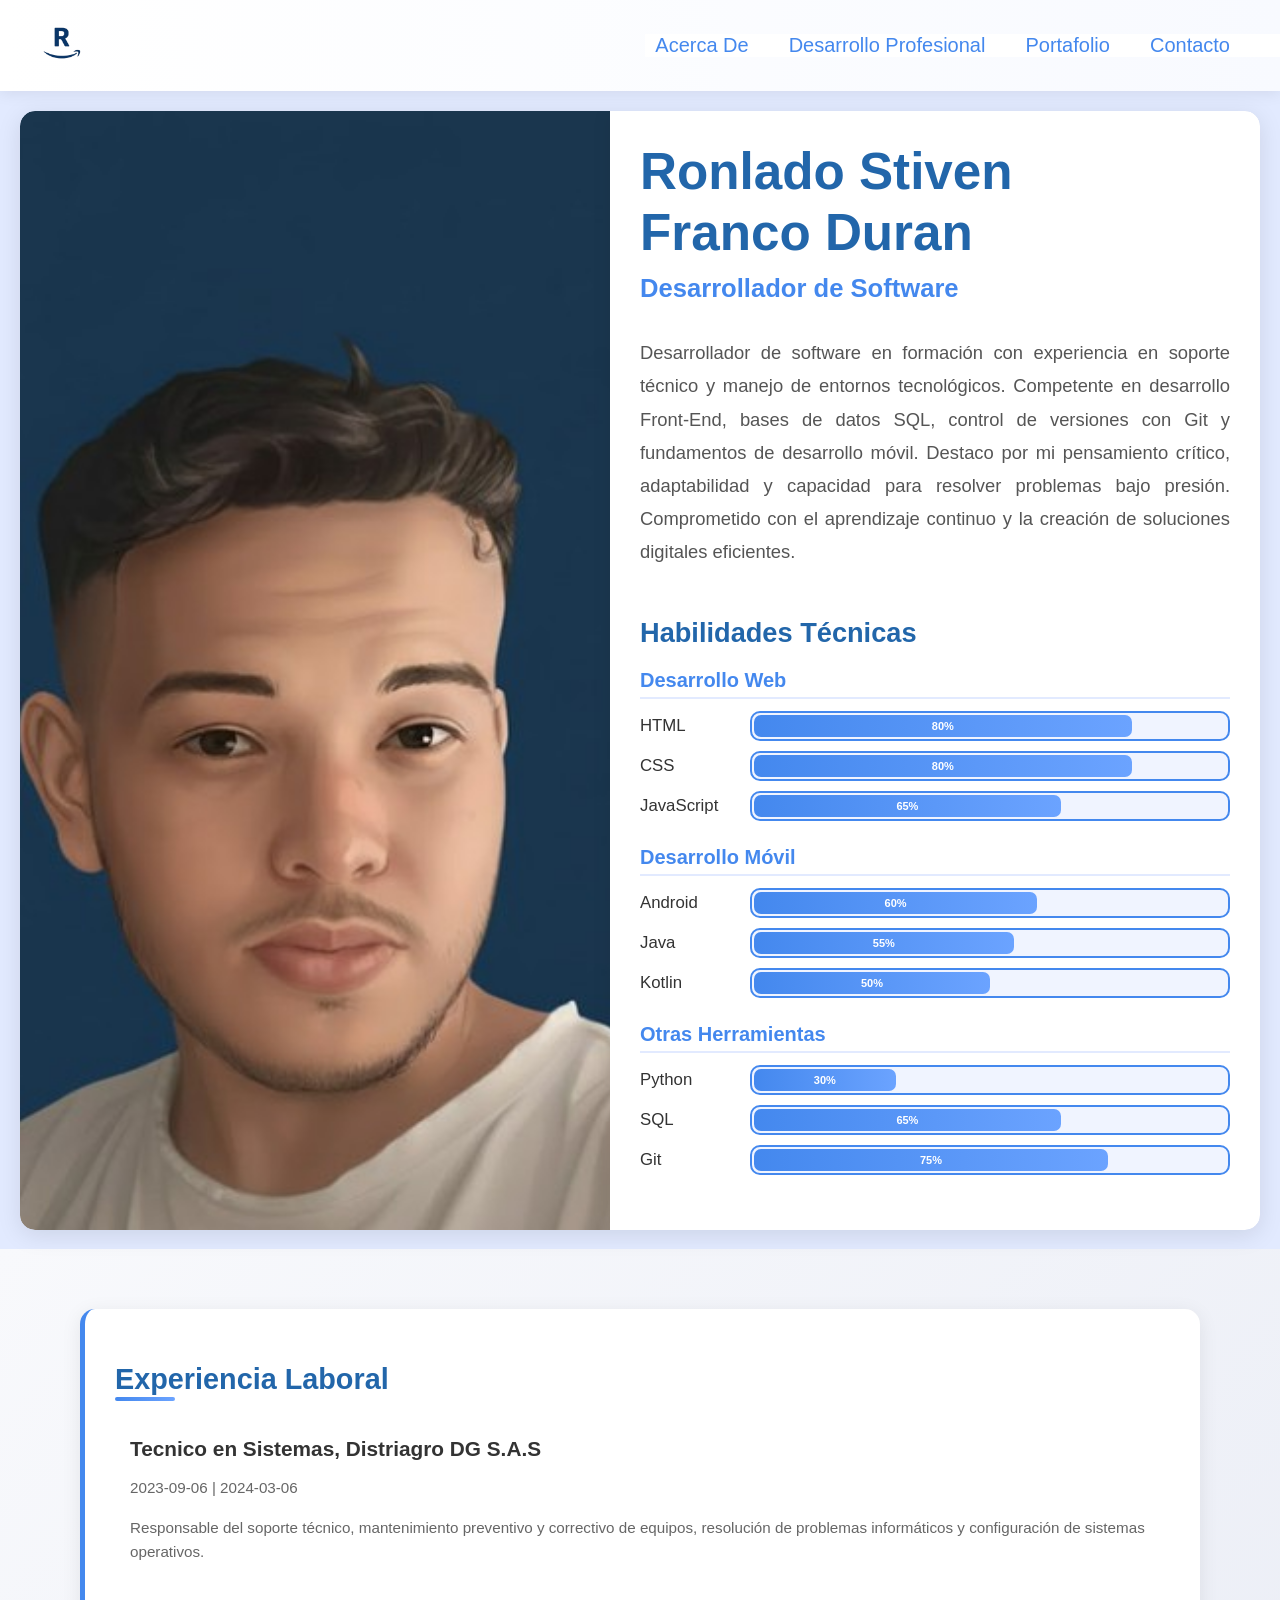
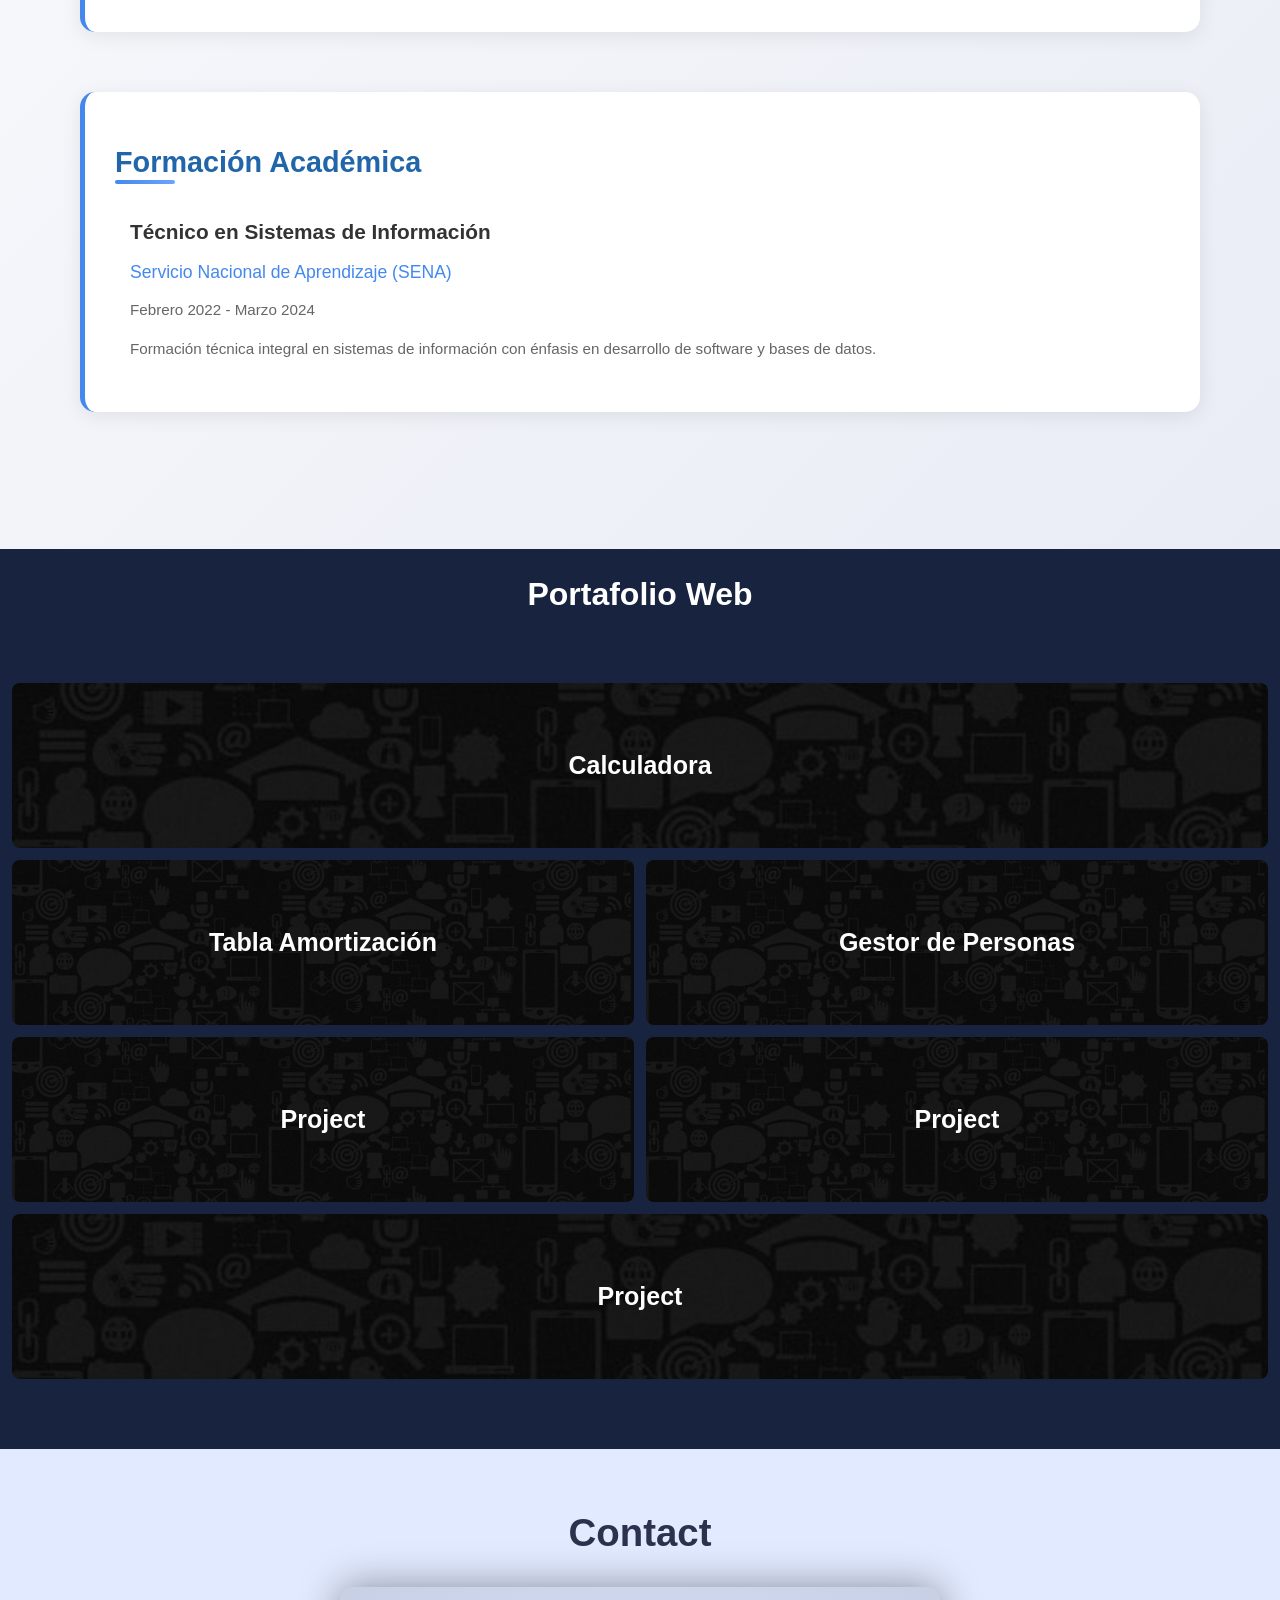
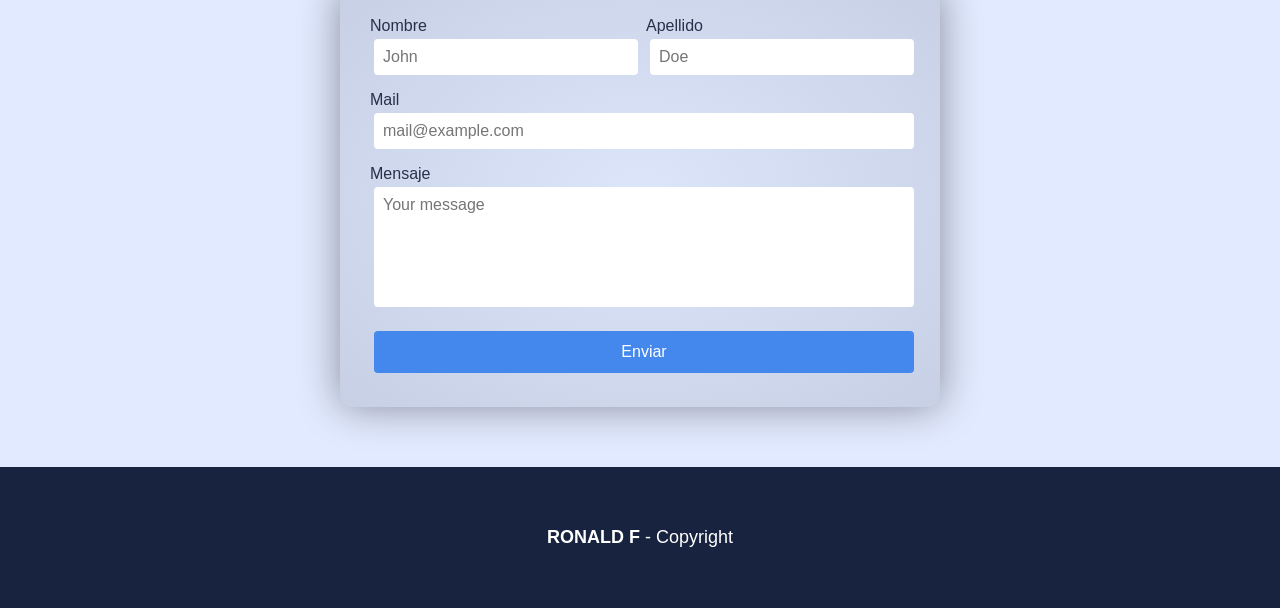
<file: index.html>
<!DOCTYPE html>
<html lang="es">
  <head>
    <meta charset="UTF-8" />
    <meta name="viewport" content="width=device-width, initial-scale=1.0" />
    <title>Web Completa</title>
    <link rel="stylesheet" href="styles.css" />
  </head>
  <body>
    <header class="header">
      <input type="checkbox" id="open-menu" class="header__checkbox" />
      <label for="open-menu" class="header__open-nav-button" role="button"
        >=</label
      >

      <div class="header__logo-container">
        <img
          class="header__logo"
          src="IMAGENES/ronaldlogojpg.png"
          alt="simbolor R"
        />
      </div>

      <nav class="header__nav">
        <ul class="header__nav-list">
          <li class="header__nav-item"><a href="#profile">Acerca De</a></li>
          <li class="header__nav-item">
            <a href="#info">Desarrollo Profesional</a>
          </li>
          <li class="header__nav-item"><a href="#portfolio">Portafolio</a></li>
          <li class="header__nav-item"><a href="#contact">Contacto</a></li>
        </ul>
      </nav>
    </header>

    <main class="profile" id="profile">
      <div class="profile__wrapper">
        <div class="profile__img-container">
          <img
            src="IMAGENES/ronaldhd2.jpg"
            class="profile__img"
            alt="Foto de Perfil"
          />
        </div>
        <div class="profile__data-container">
          <div class="profile__data">
            <div class="profile__description">
              <h1>Ronlado Stiven Franco Duran</h1>
              <p class="profesion">Desarrollador de Software</p>
              <p class="description">
                Desarrollador de software en formación con experiencia en
                soporte técnico y manejo de entornos tecnológicos. Competente en
                desarrollo Front-End, bases de datos SQL, control de versiones
                con Git y fundamentos de desarrollo móvil. Destaco por mi
                pensamiento crítico, adaptabilidad y capacidad para resolver
                problemas bajo presión. Comprometido con el aprendizaje continuo
                y la creación de soluciones digitales eficientes.
              </p>
            </div>
            <div class="profile__skills-container">
              <h2>Habilidades Técnicas</h2>

              <div class="skills-category">
                <h3 class="category-title">Desarrollo Web</h3>
                <ul>
                  <li class="profile__skill">
                    <span class="profile__skill-name">HTML</span>
                    <div class="load-bar">
                      <div class="load-bar__bar bar--80">80%</div>
                    </div>
                  </li>

                  <li class="profile__skill">
                    <span class="profile__skill-name">CSS</span>
                    <div class="load-bar">
                      <div class="load-bar__bar bar--80">80%</div>
                    </div>
                  </li>

                  <li class="profile__skill">
                    <span class="profile__skill-name">JavaScript</span>
                    <div class="load-bar">
                      <div class="load-bar__bar bar--65">65%</div>
                    </div>
                  </li>
                </ul>
              </div>

              <div class="skills-category">
                <h3 class="category-title">Desarrollo Móvil</h3>
                <ul>
                  <li class="profile__skill">
                    <span class="profile__skill-name">Android</span>
                    <div class="load-bar">
                      <div class="load-bar__bar bar--60">60%</div>
                    </div>
                  </li>

                  <li class="profile__skill">
                    <span class="profile__skill-name">Java</span>
                    <div class="load-bar">
                      <div class="load-bar__bar bar--55">55%</div>
                    </div>
                  </li>

                  <li class="profile__skill">
                    <span class="profile__skill-name">Kotlin</span>
                    <div class="load-bar">
                      <div class="load-bar__bar bar--50">50%</div>
                    </div>
                  </li>
                </ul>
              </div>

              <div class="skills-category">
                <h3 class="category-title">Otras Herramientas</h3>
                <ul>
                  <li class="profile__skill">
                    <span class="profile__skill-name">Python</span>
                    <div class="load-bar">
                      <div class="load-bar__bar bar--30">30%</div>
                    </div>
                  </li>

                  <li class="profile__skill">
                    <span class="profile__skill-name">SQL</span>
                    <div class="load-bar">
                      <div class="load-bar__bar bar--65">65%</div>
                    </div>
                  </li>

                  <li class="profile__skill">
                    <span class="profile__skill-name">Git</span>
                    <div class="load-bar">
                      <div class="load-bar__bar bar--75">75%</div>
                    </div>
                  </li>
                </ul>
              </div>
            </div>
          </div>
        </div>
      </div>
    </main>
    <section class="experience__section" id="info">
      <div class="profile__xp-container">
        <h2 class="xp__title">Experiencia Laboral</h2>

        <br />

        <div class="work">
          <h3 class="work__title">Tecnico en Sistemas, Distriagro DG S.A.S</h3>

          <p class="container__details">2023-09-06 | 2024-03-06</p>
          <p class="container__details">
            Responsable del soporte técnico, mantenimiento preventivo y
            correctivo de equipos, resolución de problemas informáticos y
            configuración de sistemas operativos.
          </p>
        </div>
        <br />
      </div>

      <div class="profile__xp-container">
        <h2 class="xp__title">Formación Académica</h2>

        <div class="work">
          <h3 class="work__title">Técnico en Sistemas de Información</h3>
          <p class="work__company">Servicio Nacional de Aprendizaje (SENA)</p>
          <p class="container__details">Febrero 2022 - Marzo 2024</p>
          <p class="container__details">
            Formación técnica integral en sistemas de información con énfasis en
            desarrollo de software y bases de datos.
          </p>
        </div>
      </div>
    </section>
    <section class="portfolio" id="portfolio">
      <h2 class="portfolio__title">Portafolio Web</h2>
      <div class="portfolio__project-container">
        <div class="portfolio__project">
          <a class="portfolio__project-name" href="./CALCULADORA/index.html"
            >Calculadora</a
          >
        </div>
        <div class="portfolio__project">
          <a
            class="portfolio__project-name"
            href="./TABLA_AMORTIZACIÓN/index.html"
            >Tabla Amortización</a
          >
        </div>
        <div class="portfolio__project">
          <a
            class="portfolio__project-name"
            href="./GESTOR_DE_PERSONAS/pagina.php"
            >Gestor de Personas</a
          >
        </div>
        <div class="portfolio__project">
          <a class="portfolio__project-name" href="#">Project</a>
        </div>
        <div class="portfolio__project">
          <a class="portfolio__project-name" href="#">Project</a>
        </div>
        <div class="portfolio__project">
          <a class="portfolio__project-name" href="#">Project</a>
        </div>
      </div>
    </section>
    <section class="form" id="contact">
      <h2 class="form__title">Contact</h2>
      <form class="form__form" method="post">
        <div class="form__input-container">
          <label>
            Nombre
            <input type="text" name="nombre" placeholder="John" />
          </label>
        </div>

        <div class="form__input-container">
          <label>
            Apellido
            <input type="text" name="apellido" placeholder="Doe" />
          </label>
        </div>

        <div class="form__input-container">
          <label>
            Mail
            <input type="email" name="mail" placeholder="mail@example.com" />
          </label>
        </div>

        <div class="form__input-container">
          <label>
            Mensaje
            <textarea name="mensaje" placeholder="Your message"></textarea>
          </label>
        </div>

        <div class="form__input-container">
          <input type="submit" value="Enviar" />
        </div>
      </form>
    </section>
    <footer><strong>RONALD F </strong>- Copyright</footer>
  </body>
</html>
</file>
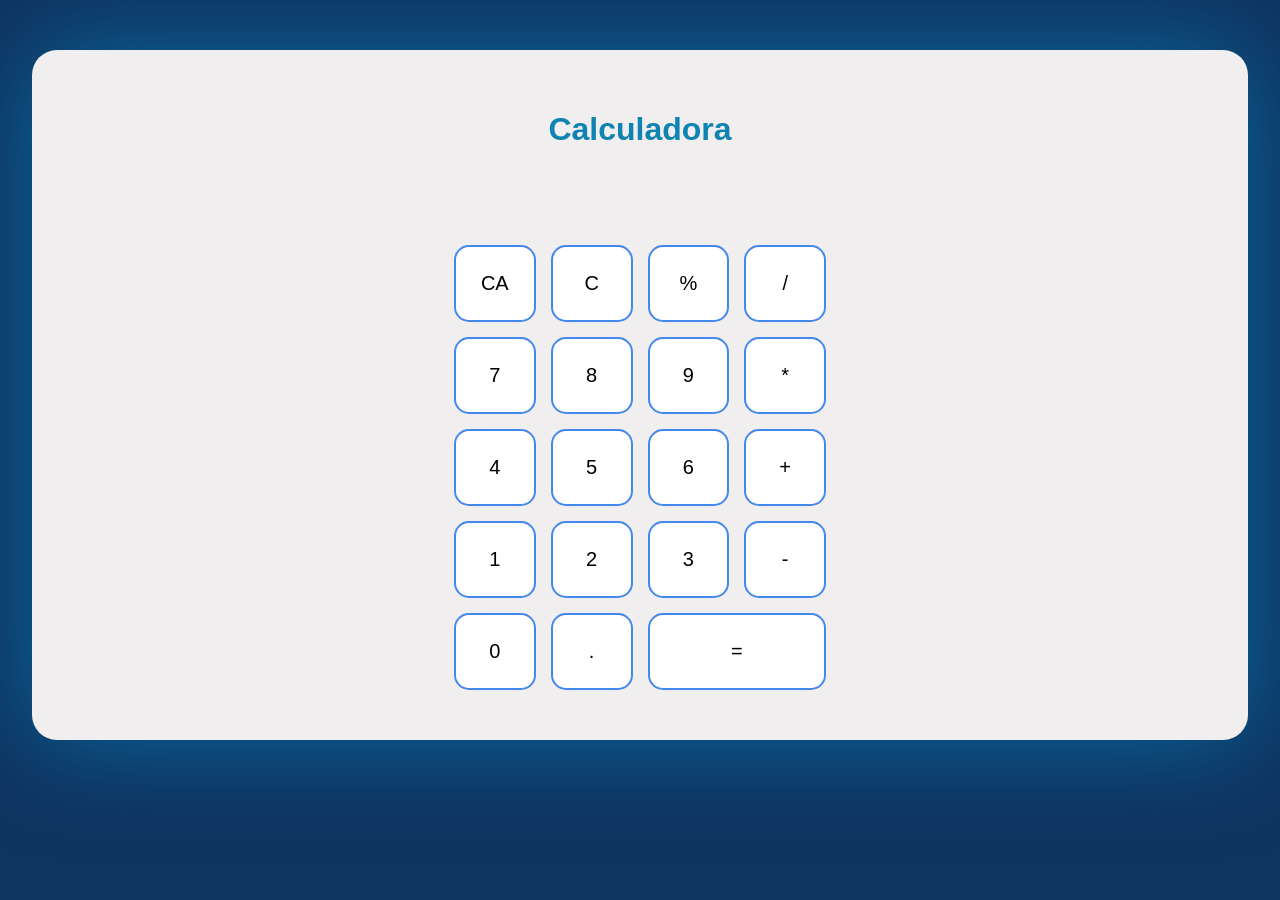
<file: CALCULADORA/index.html>
<!DOCTYPE html>
<html lang="es">
  <head>
    <meta charset="UTF-8" />
    <meta name="viewport" content="width=device-width, initial-scale=1.0" />
    <title>Calculadora</title>
    <link rel="stylesheet" href="styles.css" />
  </head>
  <body>
    <div class="container">
      <h1>Calculadora</h1>

      <div class="form">
        <div class="display">
          <p class="operation" id="operation"></p>
          <p class="result" id="result"></p>
        </div>

        <div class="calculator">
          <div class="numbers">
            <!-- Borrar y algunos simbolos más -->
            <button value="CA" class="numbers__item borradores" id="borrarTotal">CA</button>
            <button value="C" class="numbers__item" id="borrarParcial">C</button>
            <button value="%" class="numbers__item cambiarOperador">%</button>
            <button value="/" class="numbers__item cambiarOperador">/</button>

            <button value="7" class="numbers__item seleccionar__numero">7</button>
            <button value="8" class="numbers__item seleccionar__numero">8</button>
            <button value="9" class="numbers__item seleccionar__numero">9</button>

            <button value="*" class="numbers__item cambiarOperador">*</button>

            <button value="4" class="numbers__item seleccionar__numero">4</button>
            <button value="5" class="numbers__item seleccionar__numero">5</button>
            <button value="6" class="numbers__item seleccionar__numero">6</button>

            <button value="+" class="numbers__item cambiarOperador">+</button>

            <button value="1" class="numbers__item seleccionar__numero">1</button>
            <button value="2" class="numbers__item seleccionar__numero">2</button>
            <button value="3" class="numbers__item seleccionar__numero">3</button>

            <button value="-" class="numbers__item cambiarOperador ">-</button>

            <button value="0" class="numbers__item seleccionar__numero">0</button>

            <button value="." class="numbers__item seleccionar__numero">.</button>

            <button value="=" class="numbers__item item__igual" id="igual">=</button>
          </div>
        </div>
      </div>
    </div>

    <script src="codigo.js"></script>
  </body>
</html>
</file>
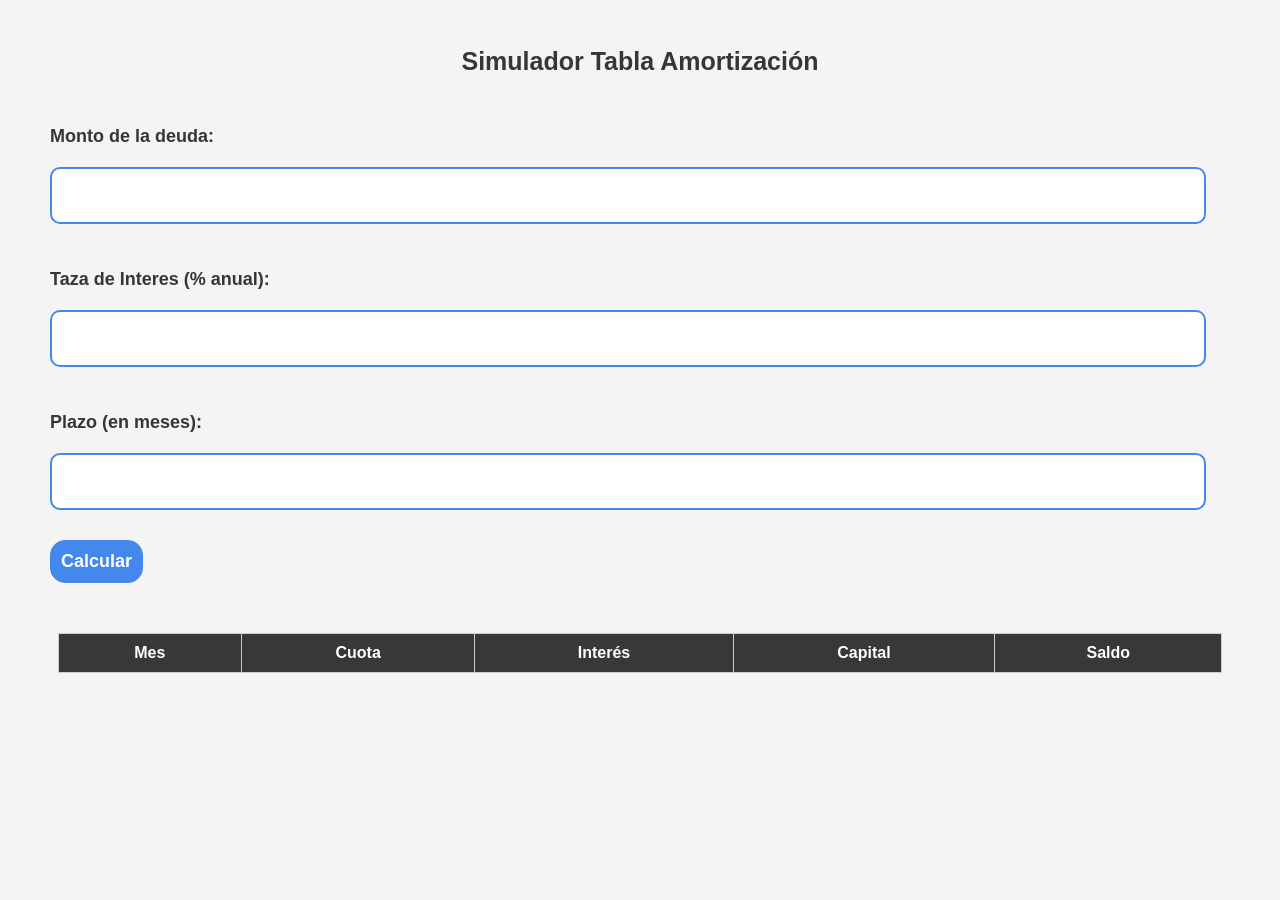
<file: TABLA_AMORTIZACIÓN/index.html>
<!DOCTYPE html>
<html lang="es">
  <head>
    <meta charset="UTF-8" />
    <meta name="viewport" content="width=device-width, initial-scale=1.0" />
    <title>Simulador Tabla Amortización</title>
    <link rel="stylesheet" href="styles.css" />
  </head>
  <body>
    <div class="container">
      <h1>Simulador Tabla Amortización</h1>
      <form class="form">
        <div class="form__container">
          <label for="monto" class="label_"
            >Monto de la deuda:
            <input type="number" id="monto" class="form__input" required />
          </label>

          <label for="tasa__interes" class="label_"
            >Taza de Interes (% anual):
            <input
              type="number"
              id="tasa__interes"
              class="form__input"
              required
            />
          </label>

          <label for="plazo" class="label_"
            >Plazo (en meses):
            <input type="number" id="plazo" class="form__input" required />
          </label>
        </div>

        <button type="submit" id="form__button">Calcular</button>
      </form>
    </div>

    <p id="mensajes"></p>

    <div class="resultados">
      <table class="table">
        <thead>
          <th>Mes</th>
          <th>Cuota</th>
          <th>Interés</th>
          <th>Capital</th>
          <th>Saldo</th>
        </thead>

        <tbody id="bodyResultados"></tbody>
      </table>
    </div>

    <script src="codigo.js"></script>
  </body>
</html>
</file>
<file: styles.css>
* {
    box-sizing: border-box;
    scroll-behavior: smooth;

}

body {
    font-family: 'Gill Sans', 'Gill Sans MT', Calibri, 'Trebuchet MS', sans-serif;
    background-color: #E2EAFF;
    color: #101632DD;
}

body, div, ul, nav, header, footer, a, li, label {
    margin: 0;
    padding: 0;
}

.header {
    background: linear-gradient(to right, #FFFFFF, #F8FAFF);
    display: flex;
    justify-content: space-between;
    align-items: center;
    container-type: inline-size;
    container-name: header;
    position: sticky;
    top: 0;
    z-index: 100;
    text-align: center;
    font-size: 20px;
    box-shadow: 0 2px 15px rgba(0, 0, 0, 0.08);
}

.header__open-nav-button {
    color: #4488EE;
    font-size: 3rem;
    font-weight: 600;
    position: absolute;
    right: 10px;
    z-index: 200; 
    cursor: pointer;
    transition: color 0.3s ease;
}

.header__open-nav-button:hover {
    color: #2266CC;
}

.header__checkbox{
    display: none;
}

.header__nav {
    display: none;
    background-color: #FFF;
    position: absolute;
    height: 100vh;
    width: 100vw;
    top: 0;
    z-index: 150;
}

.header__nav-list{
    display: flex;
    flex-direction: column;
    height: 40vh;
    margin: auto;
    justify-content: space-evenly;
}

.header__checkbox:checked ~ .header__nav{
    display: flex;
}

.header__logo-container {
    position: relative;
    z-index: 200;
}

.header__logo {
    max-width: 100%;
    width: 85px;
    margin: 10px 20px;
}

.header__nav-item{
    list-style: none;
}

.header__nav-item a {
    color: #4488EE;
    text-decoration: none;
    font-weight: 500;
    transition: all 0.3s ease;
    padding: 5px 10px;
    border-radius: 5px;
}

.header__nav-item a:hover {
    color: #2266CC;
    background-color: #E2EAFF;
}

/*--------HEADER QUERIES*/

@container header (min-width: 730px){
    .header__nav{ 
       display: block;
       position: static;
       height: auto;
       width: auto;
       z-index: auto;
       justify-content: space-around; 
      }

    .header__nav-list{
        flex-direction: row;
        height: auto;
        width: auto;
        gap: 20px;
        margin-right: 40px;
    }

    .header__open-nav-button{
        display: none;
    }
}


/*-------- HEADER ENDS----------*/
/*------- PROFILE SECTION------*/

.profile {
    container-name: profile;
    container-type: inline-size;
    padding: 20px;
}

.profile__wrapper {
    display: flex;
    flex-direction: column;
    justify-content: center;
    background-color: #FFF;
    max-width: 1400px;
    height: auto;
    margin: 0 auto;
    border-radius: 15px;
    box-shadow: 0 5px 25px rgba(0, 0, 0, 0.1);
    overflow: hidden;
}

.profile__data-container {
    max-width: 100%;
    padding: 30px;
}

.profile__description{
    display: flex;
    flex-direction: column;
    align-items: start;
    margin-bottom: 30px;
}

.profile__description h1{
    font-size: 2.2rem;
    color: #2266AA;
    margin-bottom: 10px;
    line-height: 1.2;
}

.profile__img-container {
    width: 100%;
    height: 350px;
    overflow: hidden;
    display: flex;
    align-items: center;
    justify-content: center;
}

.profile__img {
    width: 100%;
    height: 100%;
    display: block;
    object-fit: cover;
    object-position: center;
}

.profesion {
    margin: 0 0 15px 0;
    font-weight: 600;
    color: #4488EE;
    font-size: 1.4rem;
}

.description {
    text-align: justify;
    color: #555;
    line-height: 1.8;
    font-size: 1.05rem;
}

.profile__skills-container h2 {
    color: #2266AA;
    font-size: 1.6rem;
    margin-bottom: 20px;
}

.skills-category {
    margin-bottom: 25px;
}

.category-title {
    color: #4488EE;
    font-size: 1.15rem;
    margin-bottom: 12px;
    padding-bottom: 5px;
    border-bottom: 2px solid #E2EAFF;
}

.profile__skill {
    list-style: none;
    display: flex;
    align-items: center;
    margin: 10px 0;
    max-width: 100%;
    gap: 12px;
}

.profile__skill-name {
    color: #333;
    font-weight: 500;
    min-width: 85px;
    font-size: 1rem;
}

.load-bar {
    border: 2px solid #4488EE;
    border-radius: 10px;
    color: #FFF;
    padding: 2px;
    font-size: 11px;
    width: 100%;
    background-color: #F0F4FF;
}

.load-bar__bar {
    background: linear-gradient(90deg, #4488EE, #6BA3FF);
    border-radius: 7px;
    padding: 5px 7px;
    text-align: center;
    font-weight: 600;
    transition: width 0.5s ease;
}

.bar--80 {
    width: 80%;
}

.bar--65 {
    width: 65%;
}

.bar--75 {
    width: 75%;
}

.bar--30{
    width: 30%;
}

.bar--60 {
    width: 60%;
}

.bar--55 {
    width: 55%;
}

.bar--50 {
    width: 50%;
}

/*------- PROFILE QUERIES------*/

@container profile (min-width: 600px ){
    .profile__img-container {
        height: 400px;
    }
    
    .profile__description h1{
        font-size: 2.5rem;
    }
    
    .profesion {
        font-size: 1.5rem;
    }
    
    .description {
        font-size: 1.1rem;
    }
    
    .profile__skill-name {
        font-size: 1.05rem;
    }
    
    .category-title {
        font-size: 1.2rem;
    }
}

@container profile (min-width: 850px ){
    .profile__wrapper {
        flex-direction: row;
        background-color: transparent;
        min-height: 100vh;
        align-items: stretch;
    }

    .profile__data-container{
        background-color: #FFF;
        display: flex;
        align-items: center;
        border-radius: 0 15px 15px 0;
        box-shadow: 5px 0 25px rgba(0, 0, 0, 0.1);
        flex: 1;
        max-width: 650px;
    }

    .profile__description h1 {
        margin-top: 0;
        font-size: 4.8rem;
        text-wrap: balance;
    }

    .profile__data {
        max-width: 620px;
    }

    .profile__img-container {
        height: auto;
        min-height: 100vh;
        border-radius: 15px 0 0 15px;
        flex: 1;
        max-width: 50%;
    }

    .profile__img {
        height: 100%;
        object-fit: cover;
        width: 100%;
    }
    
    .profile__skill {
        gap: 15px;
    }
    
    .profile__skill-name {
        min-width: 95px;
        font-size: 1.05rem;
    }
    
    .profile__skills-container h2 {
        font-size: 1.7rem;
    }
    
    .category-title {
        font-size: 1.25rem;
    }
    
    .description {
        font-size: 2.1rem;
    }
}

@container profile (min-width: 1100px ){
    .profile__description h1 {
        font-size: 3.2rem;
    }
    
    .profesion {
        font-size: 1.6rem;
    }
    
    .description {
        font-size: 1.15rem;
    }
}

/*---- PROFILE END------*/

/*------- EXPERIENCE SECTION -----*/

.experience__section {
    background: linear-gradient(135deg, #f8f9fc 0%, #e9ecf5 100%);
    min-height: 100vh;
    display: flex;
    flex-direction: column;
    text-align: start;
    justify-content: flex-start;
    padding: 60px 80px;
    gap: 40px;
    font-family: 'Segoe UI', Tahoma, Geneva, Verdana, sans-serif;
}

.profile__xp-container {
    background-color: #ffffff;
    padding: 30px;
    border-radius: 15px;
    margin-bottom: 20px;
    box-shadow: 0 4px 20px rgba(0, 0, 0, 0.08);
    border-left: 5px solid #4488EE;
    transition: all 0.3s ease;
}

.profile__xp-container:hover {
    transform: translateX(5px);
    box-shadow: 0 6px 30px rgba(68, 136, 238, 0.15);
}

.work {
    margin-bottom: 20px;
    padding-left: 15px;
}

.xp__title {
    color: #2266AA;
    font-weight: 700;
    font-size: 1.8rem;
    margin-bottom: 20px;
    display: inline-block;
    position: relative;
}

.xp__title::after {
    content: '';
    position: absolute;
    bottom: -5px;
    left: 0;
    width: 60px;
    height: 4px;
    background: linear-gradient(90deg, #4488EE, #6BA3FF);
    border-radius: 2px;
}

.work__title {
    color: #333;
    font-size: 1.3rem;
    font-weight: 600;
    margin-bottom: 5px;
}

.work__company {
    color: #4488EE;
    font-size: 1.1rem;
    font-weight: 500;
    margin-bottom: 8px;
}

.container__details {
    color: #666;
    font-size: 0.95rem;
    line-height: 1.6;
    margin-bottom: 8px;
}

/*------- EXPERIENCE QUERIES -----*/

@media (max-width: 992px) {
    .experience__section {
        padding: 50px 50px;
    }
}

@media (max-width: 768px) {
    .experience__section {
        padding: 40px 35px;
    }

    .xp__title {
        font-size: 1.5rem;
    }

    .work__title {
        font-size: 1.1rem;
    }
}

@media (max-width: 576px) {
    .experience__section {
        padding: 30px 20px;
        gap: 30px;
    }

    .profile__xp-container {
        padding: 20px;
    }

    .xp__title {
        font-size: 1.3rem;
    }
}
/*------- EXPERIENCE END -----*/

/*------- PORTFOLIO SECTION------*/

.portfolio {
    background-color: #18233F;
    color: #FFF;
    min-height: 100vh;
    display: flex;
    flex-direction: column;
    text-align: center;
    container-name: portfolio;
    container-type: inline-size;
    justify-content: space-evenly;
}

.portfolio__title {
    font-size: 2rem;
    margin-bottom: 0 ;
}

.portfolio__project-container {
    display: grid;
    grid-template-columns: 1fr;
    max-width: 1300px;
    margin: auto;
    width: 100%;
    gap: 12px;
    padding: 12px;
    min-height: 80vh;
}

.portfolio__project-name{
    font-size: 25px;
    text-decoration: none;
    color: #FFF;
    font-weight: 800;
}

.portfolio__project {
    background-image: linear-gradient(#0006, #0006), url("./IMAGENES/proyectsFondo.jpg") ;
    background-position: center;
    background-size: cover;
    display: grid;
    place-content: center;
    border-radius: 8px;
}


.portfolio__project:hover {
    opacity: 0.74;
    outline: 2px solid #FFF6;
}
/*------- PORTFOLIO QUERIES------*/

@container portfolio (min-width: 56.25rem){
    .portfolio__project-container {
        grid-template-columns: repeat(auto-fill, minmax(420px, 1fr));
    }

    .portfolio__project:first-child {
        grid-column: span 2;
    }

    .portfolio__project:last-child{
        grid-column: span 2;
    }
}

@container portfolio (min-width: 81.25rem){
    .portfolio__project-container {
        grid-template-columns: repeat(auto-fill, minmax(300px, 1fr));
    }

    .portfolio__project:first-child {
        grid-column: span 2;
        grid-row: span 2;
    }

    .portfolio__project:nth-child(6){
        grid-column: span 4;
    }
}

/*------- PORTFOLIO ENDS------*/


/*------- CONTACT SECTION------*/

.form {
    min-height: 60vh;
    display: flex;
    flex-direction: column;
    justify-content: center;
    align-items: center;
    font-size: inherit;
    padding: 30px 0;
    container-name: form;
    container-type: inline-size;
}


.form__title {
    text-align: center;
    font-size: 25px;
}

.form__form {
    padding: 12px;
    max-width: 600px;
    width: 100%;
    display: grid;
    margin-bottom: 30px;
}


.form__input-container :is(input, textarea) {
    width: 100%;
    padding: 9px;
    font-size: 16px;
    margin: 4px;
    border: none;
    box-shadow: 2px 2px 4px #0003;
    background-color: #FFF;
}

.form__input-container textarea {
    resize:none ;
    min-height: 120px;
    font-family: inherit;
}

.form__input-container input[type="submit"]{
    padding: 12px;
    background-color: #48E;
    color: #FFF;
}

.form__title {
    font-size: 2.4rem;
}

/*------- CONTACT QUERIES------*/

@container form (min-width: 56.25rem){
    .form__form {
        grid-template-columns: 1fr 1fr;
        grid-template-areas: 
        "name lastname"
        "email email"
        "message message"
        "button button";
        gap: 12px;
        background: radial-gradient(#18233F06, #18233F22);
        padding: 30px;
        border-radius: 12px;
        box-shadow: 0px 0px 40px #0006; 
    }
    

    .form__input-container:first-child{
        grid-area: name;
    }

    .form__input-container:nth-child(2){
        grid-area: lastname;
    }

    .form__input-container:nth-child(3){
        grid-area: email;
    }

    .form__input-container:nth-child(4){
        grid-area: message;
    }

    .form__input-container:nth-child(5){
        grid-area: button;
    }

    .form__input-container :is(input, textarea) {
        box-shadow: none;
        border-radius: 4px;
    }

    .form__input-container  input {
        cursor: pointer;
    }
}

/*------- CONTACT ENDS------*/


/*------- FOOTER SECTION------*/

footer {
    padding: 60px;
    text-align: center;
    background-color: #18233F;
    color:  #FFF;
    font-size: 18px;
}

/*------- FOOTER QUERIES------*/


/*------- FOOTER ENDS------*/
</file>
<file: CALCULADORA/styles.css>
input::-webkit-outer-spin-button,
input::-webkit-inner-spin-button {
  -webkit-appearance: none;
  margin: 0;
}

* {
    box-sizing: border-box;
}

body {
    margin: 0;
    font-family: 'Gill Sans', 'Gill Sans MT', Calibri, 'Trebuchet MS', sans-serif;
    background-color: #0F3460;
}

.container {
    margin: 50px auto;
    min-width: 92%;
    max-width: 95%;
    background-color: #f0eeee;
    border-radius: 25px;
    box-shadow: 0 0 100px rgba(5, 139, 201, 0.6);
    padding: 20px;
    padding-bottom: 50px;
}

.container h1 {
    font-family: 'Gill Sans', 'Gill Sans MT', Calibri, 'Trebuchet MS', sans-serif;
    text-align: center;
    color: #0f83b1;
    padding: 20px;
}

.form {
    display: flex;
    flex-direction: column;
    align-items: center;
    gap: 25px;
}

.display {
    min-width: 31%;
    max-width: 100%;
}


.operation, .result {
    width: 100%;
    display: block;
    margin-left: auto; 
    margin-right: 0;
    outline: none;
    font-family: 'Gill Sans', 'Gill Sans MT', Calibri, 'Trebuchet MS', sans-serif;
    font-size: 25px;
    color: #5d5c5c;
    text-align: end;
    margin-bottom: 10px;
}

.result {
    font-size: 30px;
}

.numbers {
    display: grid;
    grid-template-columns: repeat(4, 1fr);
    gap: 15px;
    justify-items: center;
}

.item__igual {
    grid-column: span 2;
}

.numbers__item {
    width: 100%;
    min-height: 50px;
    border-radius: 15px;
    background-color: #FFF;
    border: 2px solid #48E;
    font-size: 20px;
    padding: 25px;
    text-align: center;
    font-family: 'Gill Sans', 'Gill Sans MT', Calibri, 'Trebuchet MS', sans-serif;
}

.numbers__item:active {
    background-color: #ccc9c9;
}
</file>
<file: TABLA_AMORTIZACIÓN/styles.css>
input::-webkit-outer-spin-button,
input::-webkit-inner-spin-button {
  -webkit-appearance: none;
  margin: 0;
}

body {
    font-family: 'Gill Sans', 'Gill Sans MT', Calibri, 'Trebuchet MS', sans-serif;
    background-color: #f4f4f4;
    margin: 0;
}

* {
    box-sizing: border-box;
}

.container {
    margin: 5px auto;
    padding: 0 50px;
}

.container h1 {
    text-align: center;
    font-family: inherit;
    color: #383438;
    font-weight: bold;
    font-size: 25px;
    padding-top: 30px;
}

.form__container {
    display: flex;
    flex-direction: column;
    align-items: stretch;
    gap: 5px;
    margin-top: 30px;
    
}

.label_ {
    font-family: inherit;
    color: #383438;
    font-weight: bold;
    font-size: 18px;
    padding: 20px 0;
}

.form__input{
    margin-top: 20px;
    display: flex;
    flex-direction: column;
    min-width: 98%;
    padding: 15px ;
    border-radius: 10px;
    color: #121112;
    font-weight: bold;
    font-size: 20px;
    border: 2px solid #48E;
    
}

.form__input:focus {
  outline: none;
}

#form__button {
    margin: 10px 0;
    padding: 10px;
    border-radius: 15px;
    color: #FFFF;
    font-family: 'Gill Sans', 'Gill Sans MT', Calibri, 'Trebuchet MS', sans-serif;
    font-weight: bold;
    background-color: #48E;
    border: 1px solid #48E;
    font-size: 18px;
}

#form__button:active {
    background-color: #96a7f9;
}

#mensajes {
  font-family: 'Gill Sans', 'Gill Sans MT', Calibri, 'Trebuchet MS', sans-serif;
  color: #505552;
  font-weight: bold;
  font-size: 18px;
  text-align: center;
}

.resultados {
    width: 100%;
    display: flex;
    justify-content: center;
    margin-top: 40px;
}

.table {
    border-collapse: collapse;
    width: 91%;
    text-align: center;
    margin-bottom: 80px;
}

.table th, .table td {
  border: 1px solid #ccc;
  padding: 10px;
}

.table th {
  background: #383838;
  font-weight: bold;
  color: #FFF;
}

@media (max-width: 480px) {
  .table th, .table td {
    padding: 6px;
    font-size: 12px;
  }
}
</file>
